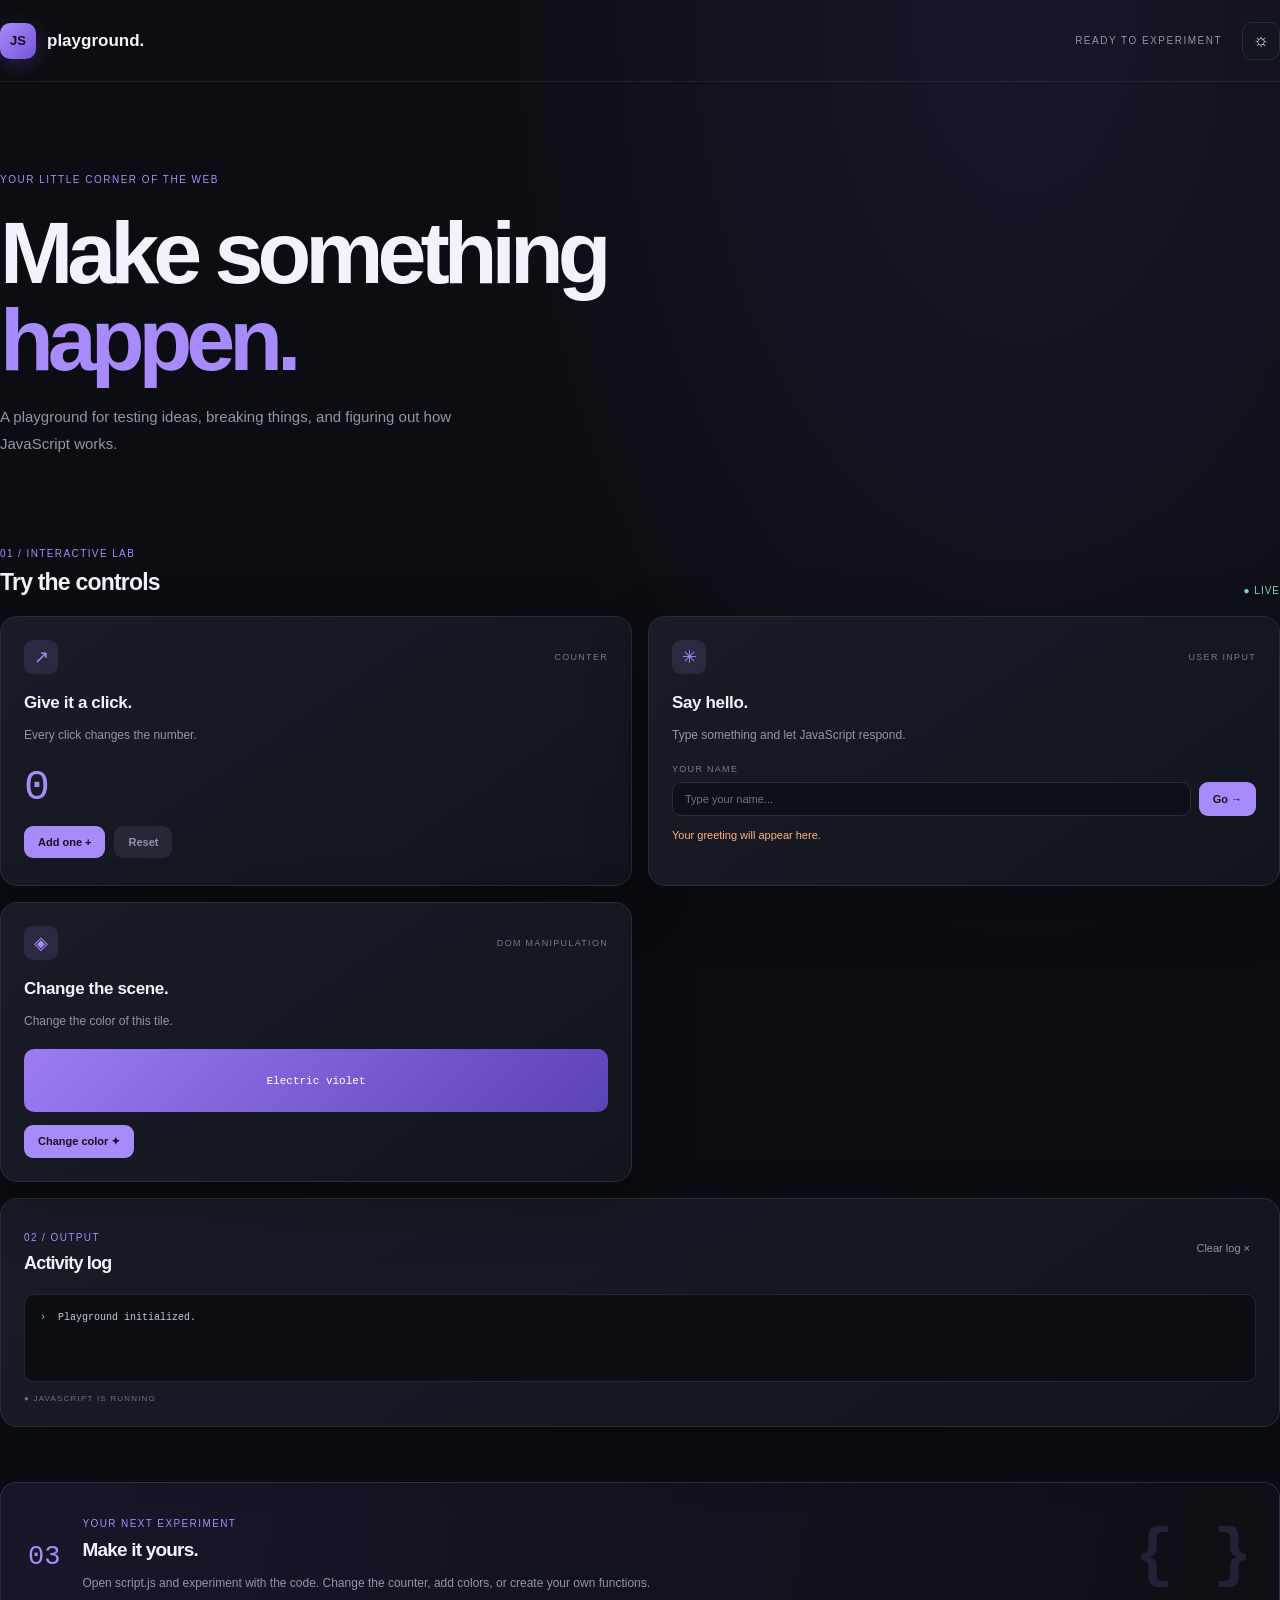
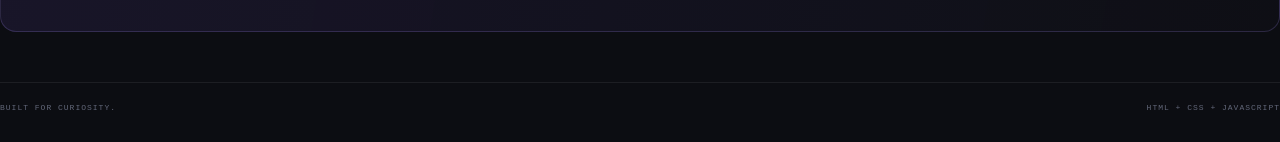
<file: javaScript/index.html>
<!DOCTYPE html>
<html lang="en">
<head>
    <meta charset="UTF-8">
    <meta name="viewport" content="width=device-width, initial-scale=1.0">
    <title>JS Playground</title>

    <link rel="stylesheet" href="styles.css">
    <script src="script.js" defer></script>
</head>

<body>

    <header class="topbar">
        <a class="brand" href="#">
            <span class="brand-mark">JS</span>
            <span>playground.</span>
        </a>

        <div class="topbar-right">
            <span class="status">READY TO EXPERIMENT</span>
            <button id="themeButton" type="button">☼</button>
        </div>
    </header>

    <main>

        <section class="hero">
            <p class="eyebrow">YOUR LITTLE CORNER OF THE WEB</p>

            <h1>
                Make something<br>
                <span>happen.</span>
            </h1>

            <p class="hero-copy">
                A playground for testing ideas, breaking things,
                and figuring out how JavaScript works.
            </p>
        </section>

        <section class="workspace">

            <div class="section-heading">
                <div>
                    <p class="section-kicker">01 / INTERACTIVE LAB</p>
                    <h2>Try the controls</h2>
                </div>
                <span class="live-label">● LIVE</span>
            </div>

            <div class="experiment-grid">

                <!-- COUNTER -->
                <article class="panel counter-panel">

                    <div class="panel-top">
                        <span class="panel-icon">↗</span>
                        <span class="panel-tag">COUNTER</span>
                    </div>

                    <h3>Give it a click.</h3>

                    <p class="muted">
                        Every click changes the number.
                    </p>

                    <div class="counter-display" id="counterValue">
                        0
                    </div>

                    <div class="button-row">
                        <button id="countButton" type="button">
                            Add one +
                        </button>

                        <button id="resetButton" type="button">
                            Reset
                        </button>
                    </div>

                </article>

                <!-- GREETING -->
                <article class="panel greeting-panel">

                    <div class="panel-top">
                        <span class="panel-icon">✳</span>
                        <span class="panel-tag">USER INPUT</span>
                    </div>

                    <h3>Say hello.</h3>

                    <p class="muted">
                        Type something and let JavaScript respond.
                    </p>

                    <form id="greetingForm">

                        <label for="nameInput">YOUR NAME</label>

                        <div class="input-row">
                            <input
                                id="nameInput"
                                type="text"
                                placeholder="Type your name..."
                            >

                            <button type="submit">
                                Go →
                            </button>
                        </div>

                    </form>

                    <div id="greetingOutput">
                        Your greeting will appear here.
                    </div>

                </article>

                <!-- COLOR CHANGER -->
                <article class="panel color-panel">

                    <div class="panel-top">
                        <span class="panel-icon">◈</span>
                        <span class="panel-tag">DOM MANIPULATION</span>
                    </div>

                    <h3>Change the scene.</h3>

                    <p class="muted">
                        Change the color of this tile.
                    </p>

                    <div class="color-tile" id="colorTile">
                        <span id="colorName">Electric violet</span>
                    </div>

                    <div class="button-row">
                        <button id="colorButton" type="button">
                            Change color ✦
                        </button>
                    </div>

                </article>

            </div>

        </section>

        <!-- ACTIVITY LOG -->
        <section class="console-panel panel">

            <div class="console-header">
                <div>
                    <p class="section-kicker">02 / OUTPUT</p>
                    <h2>Activity log</h2>
                </div>

                <button id="clearLogButton" type="button">
                    Clear log ×
                </button>
            </div>

            <div
                class="console-window"
                id="activityLog"
                role="log"
                aria-live="polite"
            >
                <div class="log-entry">
                    <span class="log-symbol">›</span>
                    Playground initialized.
                </div>
            </div>

            <div class="console-footer">
                ● JAVASCRIPT IS RUNNING
            </div>

        </section>

        <!-- CHALLENGE -->
        <section class="challenge">

            <div class="challenge-number">03</div>

            <div>
                <p class="section-kicker">
                    YOUR NEXT EXPERIMENT
                </p>

                <h2>Make it yours.</h2>

                <p class="muted">
                    Open script.js and experiment with the code.
                    Change the counter, add colors, or create
                    your own functions.
                </p>
            </div>

            <div class="challenge-decoration">
                { }
            </div>

        </section>

    </main>

    <footer class="footer">
        <span>BUILT FOR CURIOSITY.</span>
        <span>HTML + CSS + JAVASCRIPT</span>
    </footer>

</body>
</html>
</file>
<file: javaScript/styles.css>
/* =========================================
   1. GLOBAL SETTINGS
========================================= */

:root {
    --bg: #0c0d12;
    --surface: #14161f;
    --surface-light: #1c1f2b;
    --border: #292c3a;

    --text: #f3f1fa;
    --muted: #9295a6;

    --purple: #a78bfa;
    --purple-dark: #7655d9;

    --green: #76e0b2;
    --orange: #ffb37b;

    --shadow: 0 20px 60px rgba(0, 0, 0, 0.25);
}

* {
    box-sizing: border-box;
}

html {
    scroll-behavior: smooth;
}

body {
    margin: 0;
    min-height: 100vh;

    background:
        radial-gradient(
            ellipse at 80% 0%,
            rgba(117, 82, 200, 0.13),
            transparent 35rem
        ),
        #0c0d12;

    color: var(--text);

    font-family: 'Manrope', sans-serif;
}

button,
input {
    font: inherit;
}

button {
    cursor: pointer;
    transition: 0.2s ease;
}


/* =========================================
   2. PAGE CONTAINER
========================================= */

.page-shell {
    width: min(1080px, calc(100% - 48px));
    margin: 0 auto;
}


/* =========================================
   3. HEADER
========================================= */

.topbar {
    height: 82px;

    display: flex;
    align-items: center;
    justify-content: space-between;

    border-bottom: 1px solid rgba(255,255,255,0.07);
}

.brand {
    display: flex;
    align-items: center;
    gap: 11px;

    color: var(--text);
    text-decoration: none;

    font-size: 17px;
    font-weight: 800;
}

.brand-mark {
    display: grid;
    place-items: center;

    width: 36px;
    height: 36px;

    border-radius: 10px;

    background: linear-gradient(
        135deg,
        var(--purple),
        var(--purple-dark)
    );

    color: #151020;

    font-size: 13px;
    font-weight: bold;

    box-shadow: 0 5px 20px rgba(139,92,246,0.25);
}

.topbar-right {
    display: flex;
    align-items: center;
    gap: 20px;
}

.status {
    color: var(--muted);
    font-size: 10px;
    letter-spacing: 1.5px;
}

#themeButton {
    width: 38px;
    height: 38px;

    border: 1px solid var(--border);
    border-radius: 10px;

    background: var(--surface);
    color: var(--text);

    font-size: 18px;
}

#themeButton:hover {
    border-color: var(--purple);
    color: var(--purple);
}


/* =========================================
   4. HERO SECTION
========================================= */

.hero {
    padding: 82px 0 66px;
    max-width: 690px;
}

.eyebrow {
    color: var(--purple);

    font-size: 10px;
    letter-spacing: 1.5px;
}

h1 {
    margin: 24px 0 20px;

    font-size: clamp(54px, 8vw, 88px);
    line-height: 0.99;

    letter-spacing: -6px;
    font-weight: 800;
}

h1 span {
    color: var(--purple);
}

.hero-copy {
    max-width: 470px;

    color: var(--muted);

    font-size: 15px;
    line-height: 1.8;
}


/* =========================================
   5. SECTION HEADINGS
========================================= */

.section-heading,
.console-header {
    display: flex;
    align-items: end;
    justify-content: space-between;

    margin-bottom: 20px;
}

.section-kicker {
    color: var(--purple);

    font-size: 10px;
    letter-spacing: 1.4px;
}

h2 {
    margin: 0;

    font-size: 23px;
    letter-spacing: -0.8px;
}

.live-label {
    color: var(--green);

    font-size: 10px;
    letter-spacing: 1px;
}


/* =========================================
   6. EXPERIMENT GRID
========================================= */

.experiment-grid {
    display: grid;

    grid-template-columns: repeat(2, minmax(0, 1fr));

    gap: 16px;
}

.panel {
    background: linear-gradient(
        145deg,
        #191c27,
        #12141d
    );

    border: 1px solid var(--border);
    border-radius: 17px;

    box-shadow: var(--shadow);
}

.experiment-grid .panel {
    padding: 23px;
    min-height: 270px;
}

.panel-top {
    display: flex;
    align-items: center;
    justify-content: space-between;
}

.panel-icon {
    display: grid;
    place-items: center;

    width: 34px;
    height: 34px;

    border-radius: 9px;

    background: rgba(167,139,250,0.12);
    color: var(--purple);

    font-size: 18px;
}

.panel-tag {
    color: #74798c;

    font-size: 9px;
    letter-spacing: 1.3px;
}

h3 {
    margin: 19px 0 6px;

    font-size: 17px;
    letter-spacing: -0.35px;
}

.muted {
    color: var(--muted);

    font-size: 12px;
    line-height: 1.75;
}


/* =========================================
   7. BUTTONS
========================================= */

.button-row {
    display: flex;
    align-items: center;
    gap: 9px;
}

button[type="button"],
button[type="submit"] {
    border: 0;
}

.button-row button,
.input-row button {
    padding: 10px 14px;

    border-radius: 9px;

    background: var(--purple);
    color: #171122;

    font-size: 11px;
    font-weight: 800;
}

.button-row button:hover,
.input-row button:hover {
    background: #bba6ff;
    transform: translateY(-2px);
}

#resetButton {
    background: #252836;
    color: var(--muted);
}

#resetButton:hover {
    background: #343747;
    color: white;
}


/* =========================================
   8. COUNTER
========================================= */

.counter-display {
    margin: 17px 0 14px;

    color: var(--purple);

    font-size: 43px;
    font-weight: 500;
    letter-spacing: -3px;

    font-family: 'DM Mono', monospace;
}


/* =========================================
   9. GREETING FORM
========================================= */

#greetingForm {
    margin-top: 18px;
}

#greetingForm label {
    display: block;

    margin-bottom: 8px;

    color: #777d90;

    font-size: 9px;
    letter-spacing: 1.3px;
}

.input-row {
    display: flex;
    gap: 8px;
}

.input-row input {
    min-width: 0;
    flex: 1;

    padding: 10px 12px;

    background: #0e1018;
    color: var(--text);

    border: 1px solid var(--border);
    border-radius: 9px;

    outline: none;

    font-size: 11px;
}

.input-row input:focus {
    border-color: var(--purple);

    box-shadow: 0 0 0 3px rgba(167,139,250,0.1);
}

#greetingOutput {
    min-height: 17px;
    margin-top: 13px;

    color: var(--orange);
    font-size: 11px;
}


/* =========================================
   10. COLOR CHANGER
========================================= */

.color-tile {
    height: 63px;

    margin: 17px 0 13px;

    display: grid;
    place-items: center;

    border-radius: 10px;

    background: linear-gradient(
        135deg,
        #9b7cf5,
        #5b42b5
    );

    color: white;

    font-family: 'DM Mono', monospace;
    font-size: 11px;

    transition: background 0.3s ease;
}


/* =========================================
   11. ACTIVITY LOG
========================================= */

.console-panel {
    margin-top: 16px;
    padding: 23px;
}

.console-header {
    align-items: center;
}

.console-header h2 {
    font-size: 18px;
}

#clearLogButton {
    background: transparent;
    color: var(--muted);

    font-size: 11px;
}

#clearLogButton:hover {
    color: var(--purple);
}

.console-window {
    min-height: 88px;
    max-height: 180px;

    overflow-y: auto;

    padding: 13px 15px;

    background: #0b0d13;

    border: 1px solid #242735;
    border-radius: 10px;

    color: #c7c9d4;

    font-family: 'DM Mono', monospace;
    font-size: 10px;
    line-height: 2;
}

.log-entry {
    display: flex;
    gap: 12px;
}

.log-symbol {
    color: var(--green);
}

.log-time {
    color: #62687a;
}

.console-footer {
    margin-top: 12px;

    color: #6d7384;

    font-size: 8px;
    letter-spacing: 1.2px;
}


/* =========================================
   12. CHALLENGE SECTION
========================================= */

.challenge {
    display: flex;
    align-items: center;
    gap: 22px;

    margin: 55px 0 50px;
    padding: 25px 27px;

    border: 1px solid rgba(167,139,250,0.2);
    border-radius: 16px;

    background: linear-gradient(
        100deg,
        rgba(119,85,211,0.12),
        rgba(20,22,31,0.25)
    );

    overflow: hidden;
}

.challenge-number {
    color: var(--purple);

    font-family: 'DM Mono', monospace;
    font-size: 27px;
}

.challenge h2 {
    margin-bottom: 7px;
    font-size: 19px;
}

.challenge-decoration {
    margin-left: auto;

    color: rgba(167,139,250,0.14);

    font-family: 'DM Mono', monospace;
    font-size: 65px;
    font-weight: bold;
}


/* =========================================
   13. FOOTER
========================================= */

.footer {
    display: flex;
    justify-content: space-between;

    padding: 20px 0 30px;

    border-top: 1px solid rgba(255,255,255,0.07);

    color: #626779;

    font-family: 'DM Mono', monospace;
    font-size: 8px;
    letter-spacing: 1px;
}


/* =========================================
   14. LIGHT THEME
========================================= */

body.light-theme {
    --bg: #f3f1f9;
    --surface: #ffffff;
    --border: #dedbea;
    --text: #211d2c;
    --muted: #6f6b7d;

    background: #f3f1f9;
    color: var(--text);
}

body.light-theme .panel {
    background: #ffffff;
}

body.light-theme .input-row input {
    background: #f7f6fb;
    color: #211d2c;
}

body.light-theme .console-window {
    background: #f7f6fb;
    color: #211d2c;
}

body.light-theme .button-row #resetButton {
    background: #ece9f5;
    color: #625b75;
}

body.light-theme .topbar,
body.light-theme .footer {
    border-color: rgba(30,20,60,0.1);
}


/* =========================================
   15. RESPONSIVE DESIGN
========================================= */

@media (max-width: 700px) {

    .page-shell {
        width: calc(100% - 30px);
    }

    .topbar {
        height: 68px;
    }

    .status {
        display: none;
    }

    .hero {
        padding: 62px 0 48px;
    }

    h1 {
        letter-spacing: -4px;
    }

    .experiment-grid {
        grid-template-columns: 1fr;
    }

    .experiment-grid .panel {
        min-height: auto;
    }

    .challenge {
        gap: 14px;
        padding: 20px;
    }

    .challenge-decoration {
        display: none;
    }

    .footer {
        gap: 12px;
        flex-wrap: wrap;
    }
}
</file>
